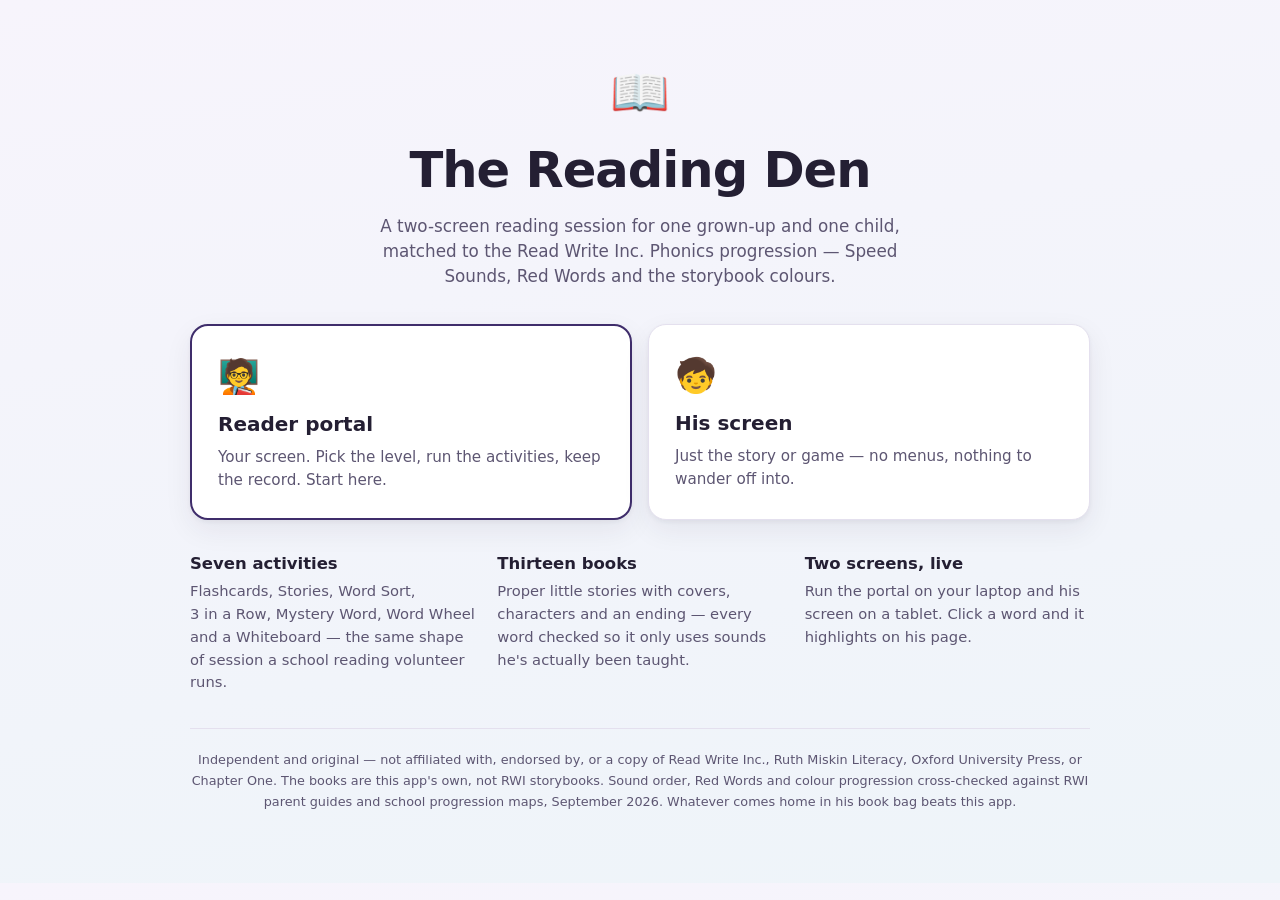
<file: index.html>
<!doctype html>
<html lang="en-GB">
<head>
<meta charset="utf-8"/>
<meta name="viewport" content="width=device-width, initial-scale=1"/>
<title>The Reading Den</title>
<link rel="icon" href="data:image/svg+xml,<svg xmlns=%22http://www.w3.org/2000/svg%22 viewBox=%220 0 100 100%22><text y=%22.9em%22 font-size=%2290%22>📖</text></svg>"/>
<link rel="stylesheet" href="assets/style.css"/>
</head>
<body class="landing">
<div class="land-wrap">
  <header class="land-head">
    <span class="brand-mark big" aria-hidden="true">📖</span>
    <h1>The Reading Den</h1>
    <p class="land-sub">A two-screen reading session for one grown-up and one child, matched to the Read Write Inc. Phonics progression — Speed Sounds, Red Words and the storybook colours.</p>
  </header>

  <div class="land-cards">
    <a class="land-card primary" href="coach.html">
      <span class="lc-icon">🧑‍🏫</span>
      <strong>Reader portal</strong>
      <span>Your screen. Pick the level, run the activities, keep the record. Start here.</span>
    </a>
    <a class="land-card" href="play.html">
      <span class="lc-icon">🧒</span>
      <strong>His screen</strong>
      <span>Just the story or game — no menus, nothing to wander off into.</span>
    </a>
  </div>

  <section class="land-grid">
    <div><h2>Seven activities</h2><p>Flashcards, Stories, Word Sort, 3&nbsp;in&nbsp;a&nbsp;Row, Mystery Word, Word Wheel and a Whiteboard — the same shape of session a school reading volunteer runs.</p></div>
    <div><h2>Thirteen books</h2><p>Proper little stories with covers, characters and an ending — every word checked so it only uses sounds he's actually been taught.</p></div>
    <div><h2>Two screens, live</h2><p>Run the portal on your laptop and his screen on a tablet. Click a word and it highlights on his page.</p></div>
  </section>

  <footer class="land-foot">
    Independent and original — not affiliated with, endorsed by, or a copy of Read Write Inc., Ruth Miskin Literacy, Oxford University Press, or Chapter&nbsp;One. The books are this app's own, not RWI storybooks.
    Sound order, Red Words and colour progression cross-checked against RWI parent guides and school progression maps, September 2026.
    Whatever comes home in his book bag beats this app.
  </footer>
</div>
</body>
</html>
</file>
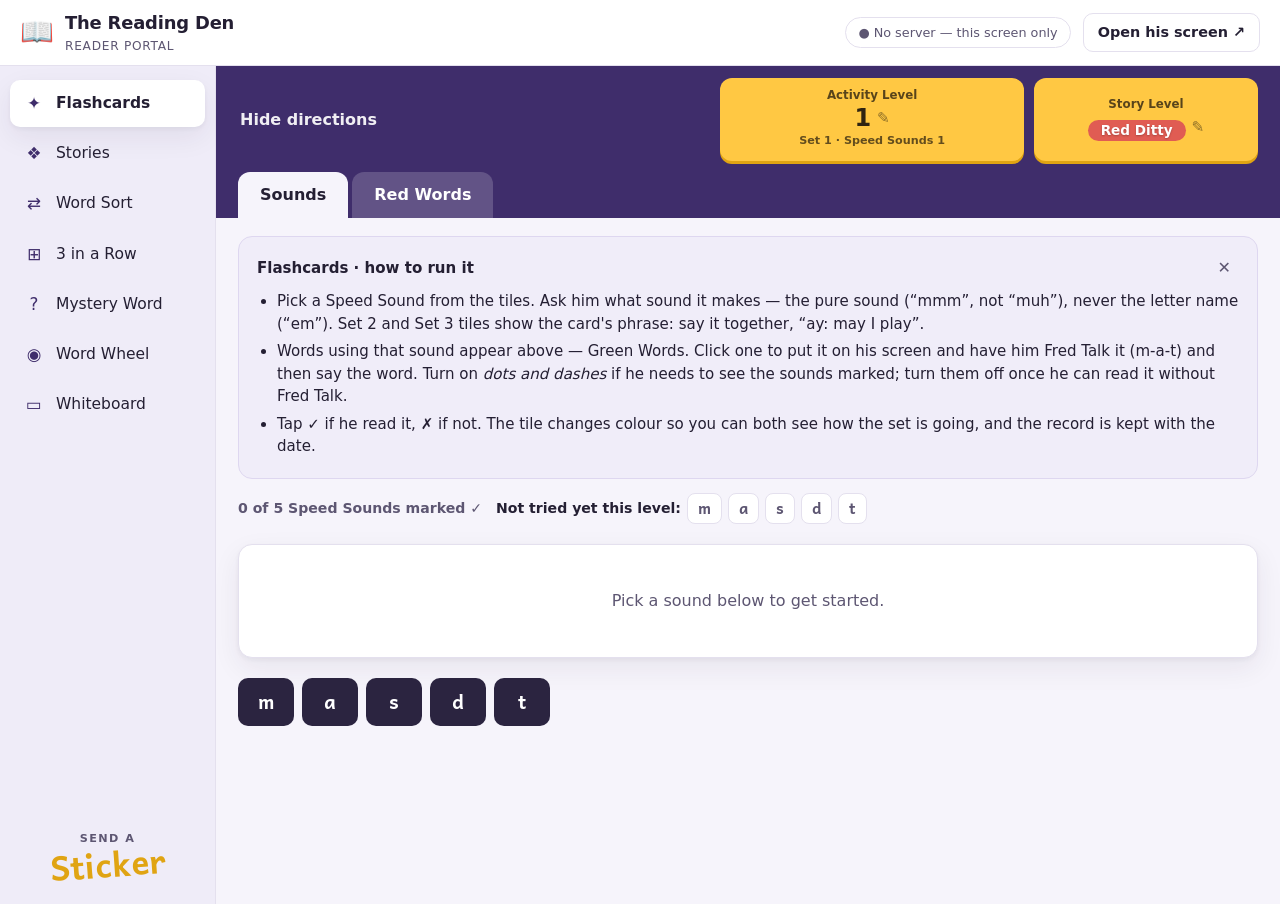
<file: coach.html>
<!doctype html>
<html lang="en-GB">
<head>
<meta charset="utf-8"/>
<meta name="viewport" content="width=device-width, initial-scale=1"/>
<title>Reader portal · The Reading Den</title>
<link rel="icon" href="data:image/svg+xml,<svg xmlns=%22http://www.w3.org/2000/svg%22 viewBox=%220 0 100 100%22><text y=%22.9em%22 font-size=%2290%22>📖</text></svg>"/>
<link rel="stylesheet" href="assets/style.css"/>
</head>
<body class="portal">

<header class="topbar">
  <a class="brand" href="index.html">
    <span class="brand-mark" aria-hidden="true">📖</span>
    <span><span class="brand-name">The Reading Den</span><span class="brand-sub">Reader portal</span></span>
  </a>
  <div class="topbar-right">
    <span class="syncpill" id="syncpill"></span>
    <a class="btn ghost small" href="play.html" target="_blank" rel="noopener">Open his screen ↗</a>
  </div>
</header>

<div class="shell">
  <div class="navwrap">
  <button class="menutoggle" id="menutoggle" aria-controls="sidebar" aria-expanded="false">
    <span class="mt-burger" aria-hidden="true"><span></span><span></span><span></span></span>
    <span class="mt-current" id="mt-current"></span>
    <span class="mt-hint" aria-hidden="true">Activities</span>
  </button>
  <nav class="sidebar" id="sidebar" aria-label="Activities"></nav>
  </div>

  <main class="main">
    <div class="levelbar">
      <div class="levelbar-links">
        <button class="linkbtn" id="directions-toggle">Directions</button>
      </div>
      <div class="levelchips">
        <button class="levelchip" id="chip-level">
          <span class="lc-label">Activity Level</span>
          <span class="lc-value" id="lc-level">1</span>
          <span class="lc-pencil" aria-hidden="true">✎</span>
          <span class="lc-sub" id="lc-level-sub"></span>
        </button>
        <button class="levelchip" id="chip-band">
          <span class="lc-label">Story Level</span>
          <span class="lc-value"><span class="bandtag" id="lc-band">Red Ditty</span></span>
          <span class="lc-pencil" aria-hidden="true">✎</span>
        </button>
      </div>
    </div>

    <div class="tabs" id="tabs"></div>
    <section class="directions" id="directions" hidden></section>
    <section class="practise" id="practise" hidden></section>
    <section class="stage" id="stage"></section>
  </main>
</div>

<div class="modal" id="modal" hidden><div class="modal-card" id="modal-card"></div></div>

<script src="assets/data/words.js"></script>
<script src="assets/data/phonics.js"></script>
<script src="assets/data/art.js"></script>
<script src="assets/data/stories.js"></script>
<script src="assets/core.js"></script>
<script src="assets/activities.js"></script>
<script src="assets/coach.js"></script>
</body>
</html>
</file>
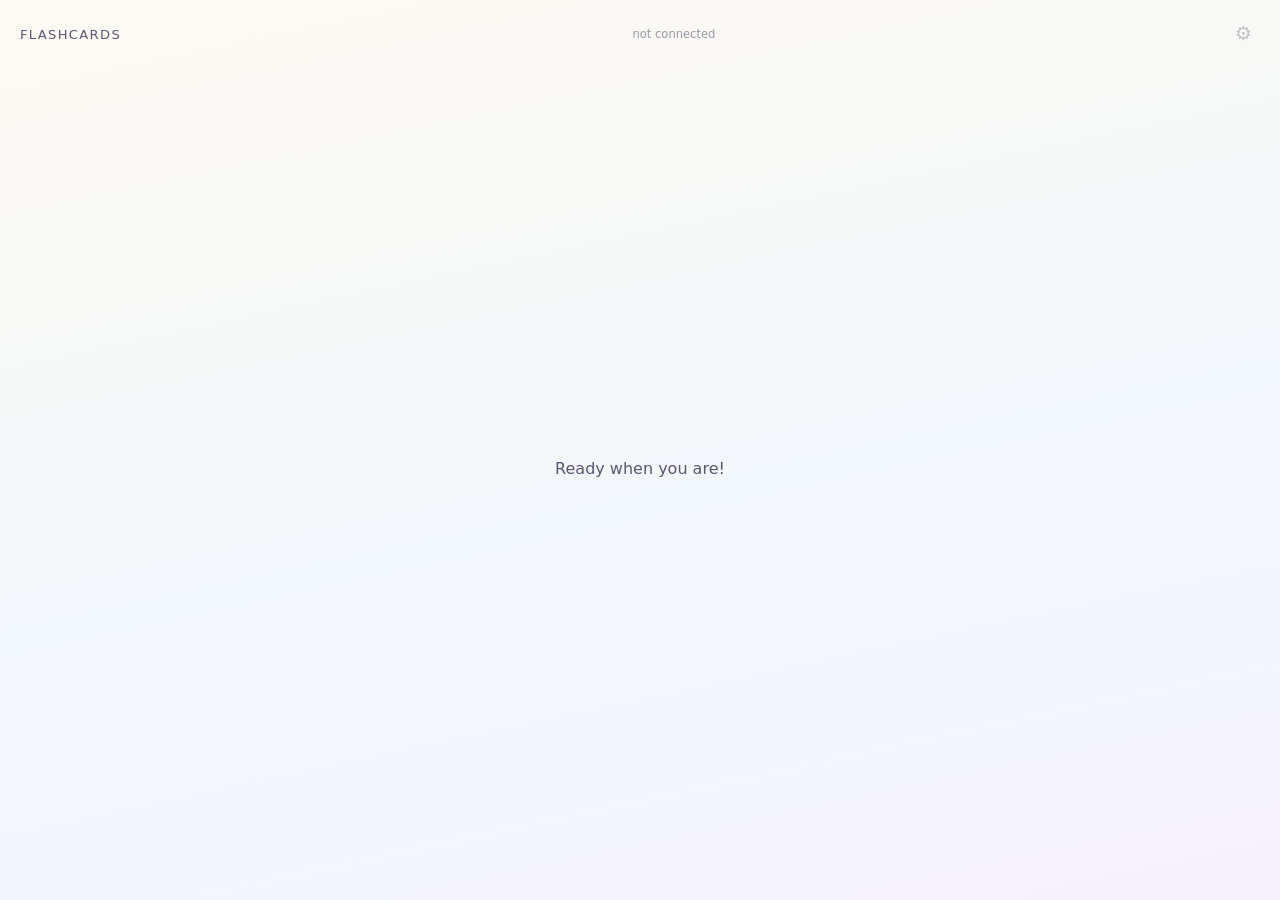
<file: play.html>
<!doctype html>
<html lang="en-GB">
<head>
<meta charset="utf-8"/>
<meta name="viewport" content="width=device-width, initial-scale=1"/>
<title>Reading time!</title>
<link rel="icon" href="data:image/svg+xml,<svg xmlns=%22http://www.w3.org/2000/svg%22 viewBox=%220 0 100 100%22><text y=%22.9em%22 font-size=%2290%22>📖</text></svg>"/>
<link rel="stylesheet" href="assets/style.css"/>
</head>
<body class="student">
  <div class="stu-bar">
    <span class="stu-activity" id="stu-activity"></span>
    <span class="stu-pill" id="stu-sync"></span>
    <button class="stu-exit" id="stu-exit" title="Grown-ups only">⚙</button>
  </div>
  <main class="stu-stage" id="stage"></main>
  <div class="stickerpop" id="stickerpop" hidden></div>

  <script src="assets/data/words.js"></script>
<script src="assets/data/phonics.js"></script>
  <script src="assets/data/art.js"></script>
  <script src="assets/data/stories.js"></script>
  <script src="assets/core.js"></script>
  <script src="assets/activities.js"></script>
  <script src="assets/play.js"></script>
</body>
</html>
</file>
<file: assets/style.css>
/* ============================================================
   The Reading Den
   Two typefaces, on purpose:
   - Andika (SIL, self-hosted in assets/fonts) for everything the CHILD
     reads. It's designed for early literacy: single-storey 'a' and 'g',
     unambiguous l/I/1, generous spacing — the letterforms he's being
     taught to write, rather than the ones a typeface designer prefers.
   - The system UI sans for interface chrome, so the grown-up's screen
     looks like software and not a nursery wall.
   ============================================================ */

@font-face {
  font-family: "Andika";
  src: url("fonts/andika-400.woff2") format("woff2");
  font-weight: 400; font-style: normal; font-display: swap;
}
@font-face {
  font-family: "Andika";
  src: url("fonts/andika-700.woff2") format("woff2");
  font-weight: 700; font-style: normal; font-display: swap;
}

:root {
  --ink: #241f33;
  --ink-soft: #5d5672;
  --line: #e4e0ee;
  --bg: #f6f4fb;
  --card: #ffffff;

  --plum: #3f2d6b;
  --plum-lift: #55407f;
  --amber: #ffc843;
  --amber-deep: #e0a413;

  --good: #3f9161;
  --good-soft: #e4f3ea;
  --bad: #cf4b45;
  --bad-soft: #fbe8e7;
  --red-word: #c0322c;   /* Red Words, as RWI prints them */
  --focus: #6c4fd6;

  --radius: 14px;
  --shadow: 0 2px 4px rgba(36, 31, 51, .05), 0 10px 28px rgba(36, 31, 51, .07);

  --ui: system-ui, -apple-system, "Segoe UI", Roboto, "Helvetica Neue", Arial, sans-serif;
  --read: "Andika", system-ui, sans-serif;
  color-scheme: light;
}

* { box-sizing: border-box; }

body {
  margin: 0;
  background: var(--bg);
  color: var(--ink);
  font-family: var(--ui);
  font-size: 16px;
  line-height: 1.5;
  -webkit-text-size-adjust: 100%;
}

button, input { font: inherit; color: inherit; }
h1, h2, h3 { line-height: 1.25; margin: 0; }
a { color: inherit; }

:focus-visible { outline: 3px solid var(--focus); outline-offset: 2px; border-radius: 6px; }

/* ---------------------------- buttons ---------------------------- */

.btn {
  border: none; cursor: pointer; font-weight: 600;
  background: var(--plum); color: #fff;
  padding: 11px 20px; border-radius: 10px; min-height: 44px;
  display: inline-flex; align-items: center; gap: 8px;
  text-decoration: none; transition: background .15s, transform .05s;
}
.btn:hover { background: var(--plum-lift); }
.btn:active { transform: translateY(1px); }
.btn:disabled { opacity: .4; cursor: not-allowed; }
.btn.ghost { background: #fff; color: var(--ink); border: 1.5px solid var(--line); }
.btn.ghost:hover { background: #faf9fe; border-color: #cfc8e2; }
.btn.small { padding: 8px 14px; min-height: 38px; font-size: .9rem; }
.btn.done { background: var(--good); }

.linkbtn {
  background: none; border: none; color: #fff; cursor: pointer;
  font-weight: 600; padding: 6px 2px; opacity: .92;
}
.linkbtn:hover { opacity: 1; text-decoration: underline; }

/* ---------------------------- topbar ---------------------------- */

.topbar {
  background: #fff; border-bottom: 1px solid var(--line);
  display: flex; align-items: center; justify-content: space-between;
  gap: 16px; padding: 10px 20px; flex-wrap: wrap;
}
.brand { display: flex; align-items: center; gap: 11px; text-decoration: none; }
.brand-mark { font-size: 1.7rem; }
.brand-mark.big { font-size: 3rem; }
.brand-name { display: block; font-weight: 700; font-size: 1.12rem; letter-spacing: -.01em; }
.brand-sub { display: block; font-size: .76rem; color: var(--ink-soft); letter-spacing: .06em; text-transform: uppercase; }
.topbar-right { display: flex; align-items: center; gap: 12px; }

.syncpill {
  font-size: .8rem; color: var(--ink-soft);
  border: 1px solid var(--line); border-radius: 999px; padding: 5px 12px; white-space: nowrap;
}
.syncpill.on { color: var(--good); border-color: #bfe3cd; background: var(--good-soft); }

/* ---------------------------- shell ---------------------------- */

.shell { display: grid; grid-template-columns: 216px 1fr; min-height: calc(100vh - 62px); position: relative; }
.navwrap { display: contents; } /* desktop: the sidebar is the grid's first column */
.menutoggle { display: none; }

.sidebar {
  background: #efecf8; border-right: 1px solid var(--line);
  padding: 14px 10px; display: flex; flex-direction: column; gap: 3px;
}
.navitem {
  display: flex; align-items: center; gap: 11px; width: 100%;
  background: none; border: none; cursor: pointer; text-align: left;
  padding: 11px 13px; border-radius: 10px; font-size: .97rem; color: var(--ink);
}
.navitem:hover { background: #e4dff4; }
.navitem.active { background: #fff; font-weight: 700; box-shadow: var(--shadow); }
.navicon { width: 22px; text-align: center; color: var(--plum); font-size: 1.05rem; }

.stickerbtn {
  margin-top: auto; background: none; border: none; cursor: pointer;
  padding: 18px 8px 10px; text-align: center; line-height: 1;
}
.sticker-top { display: block; font-size: .7rem; font-weight: 700; letter-spacing: .13em; color: var(--ink-soft); }
.sticker-word {
  display: block; font-size: 2.1rem; font-weight: 700; color: var(--amber-deep);
  font-family: var(--read); transform: rotate(-4deg); margin-top: 2px;
}
.stickerbtn:hover .sticker-word { color: #c78f08; }

.main { padding: 0 0 60px; min-width: 0; }

/* ------------------------- level bar ------------------------- */

.levelbar {
  background: var(--plum); color: #fff; padding: 12px 22px;
  display: flex; align-items: center; justify-content: space-between; gap: 16px; flex-wrap: wrap;
}
.levelbar-links { display: flex; gap: 18px; }
.levelchips { display: flex; gap: 10px; align-items: stretch; }
.levelchip {
  background: var(--amber); border: none; border-radius: 12px; cursor: pointer;
  padding: 9px 16px 11px; text-align: center; color: #2f2411; min-width: 118px;
  display: flex; flex-wrap: wrap; justify-content: center; align-items: center; align-content: center;
  box-shadow: 0 3px 0 var(--amber-deep);
}
.levelchip:hover { background: #ffd158; }
.lc-label { display: block; flex-basis: 100%; font-size: .74rem; font-weight: 600; opacity: .8; }
.lc-value { display: inline-block; font-size: 1.5rem; font-weight: 700; line-height: 1.1; }
.lc-pencil { margin-left: 6px; opacity: .55; font-size: .95rem; }
.bandtag {
  display: inline-block; font-size: .85rem; font-weight: 700; color: #fff;
  padding: 3px 13px; border-radius: 999px; text-shadow: 0 1px 2px rgba(0,0,0,.25);
}

/* ---------------------------- tabs ---------------------------- */

.tabs { display: flex; gap: 4px; padding: 0 22px; margin-top: -1px; background: var(--plum); }
.tab {
  background: rgba(255,255,255,.18); border: none; cursor: pointer; color: #fff;
  padding: 11px 22px; border-radius: 12px 12px 0 0; font-weight: 600;
}
.tab:hover { background: rgba(255,255,255,.28); }
.tab.active { background: var(--bg); color: var(--ink); }

/* ------------------------- directions ------------------------- */

.directions {
  margin: 18px 22px 0; background: #f0edf9; border: 1px solid #ded7f0;
  border-radius: var(--radius); padding: 15px 18px; font-size: .94rem;
}
.dir-head { display: flex; justify-content: space-between; align-items: center; margin-bottom: 6px; }
.dir-close {
  background: none; border: none; cursor: pointer; color: var(--ink-soft);
  font-size: 1rem; padding: 4px 8px; border-radius: 6px;
}
.dir-close:hover { background: #e2dbf3; }
.directions ul { margin: 0; padding-left: 20px; }
.directions li { margin: 5px 0; }

/* ---------------------------- stage ---------------------------- */

.stage { padding: 20px 22px 0; }
.hint { color: var(--ink-soft); font-size: .9rem; margin: 12px 0 0; }
.empty { color: var(--ink-soft); text-align: center; padding: 26px 10px; margin: 0; }
.rowbtns { display: flex; gap: 10px; flex-wrap: wrap; margin-top: 16px; }

.panel {
  background: var(--card); border: 1px solid var(--line); border-radius: var(--radius);
  box-shadow: var(--shadow); padding: 18px; margin-bottom: 20px;
}
.panel-head { display: flex; align-items: baseline; justify-content: space-between; gap: 14px; flex-wrap: wrap; }
.panel-sound { font-family: var(--read); font-size: 2.6rem; font-weight: 700; line-height: 1; }
.panel-hint { color: var(--ink-soft); font-size: .88rem; }
.panel-big { margin: 6px 0 14px; }

.bigword {
  font-family: var(--read); font-weight: 700; text-align: center;
  font-size: clamp(2.6rem, 9vw, 5rem); letter-spacing: .01em; line-height: 1.15;
}
.bigword.grapheme { font-size: clamp(4rem, 18vw, 10rem); color: var(--plum); }

.chips { display: flex; flex-wrap: wrap; gap: 9px; margin: 14px 0; }
.chip {
  font-family: var(--read); font-size: 1.25rem; font-weight: 700;
  background: #f3f1fa; border: 2px solid transparent; border-radius: 10px;
  padding: 8px 18px; cursor: pointer;
}
.chip:hover { border-color: #cfc6ea; }
.chip.active { background: var(--plum); color: #fff; }

/* tiles (sounds / tricky words) */
.tilewrap { display: flex; flex-wrap: wrap; gap: 8px; }
.tile {
  font-family: var(--read); font-size: 1.2rem; font-weight: 700;
  background: #2b2440; color: #fff; border: 3px solid transparent;
  border-radius: 10px; padding: 10px 16px; cursor: pointer; min-width: 56px;
  display: inline-flex; align-items: center; gap: 7px; justify-content: center;
}
.tile:hover { background: #3b3256; }
.tile.active { border-color: var(--amber); }
.tile.v-yes { background: var(--good); }
.tile.v-no { background: var(--bad); }
.tile-num { font-family: var(--ui); font-size: .72rem; opacity: .6; font-weight: 600; }

.assess { display: flex; flex-direction: column; gap: 8px; max-width: 430px; margin: 16px 0 0; }
.assess button {
  border: 2px solid transparent; cursor: pointer; border-radius: 10px;
  padding: 11px 16px; font-weight: 600; text-align: left; min-height: 46px;
}
.assess-yes { background: var(--good-soft); color: #1f5c3b; }
.assess-yes:hover { border-color: #9ed3b4; }
.assess-yes.on { background: var(--good); color: #fff; }
.assess-no { background: var(--bad-soft); color: #8c2b27; }
.assess-no:hover { border-color: #ecaca8; }
.assess-no.on { background: var(--bad); color: #fff; }

.secretpeek {
  margin: 16px 0 0; text-align: center; color: var(--ink-soft); font-size: .95rem;
  background: #fff8e4; border: 1px dashed var(--amber-deep); border-radius: 10px; padding: 9px 14px;
}
.secretpeek strong { font-family: var(--read); font-size: 1.35rem; color: var(--ink); }
.secretpeek-note { font-size: .82rem; opacity: .75; }

.syncpill.warn { color: #9a6b00; border-color: #f0d68a; background: #fff6dc; }
.lc-sub { display: block; flex-basis: 100%; font-size: .7rem; opacity: .75; margin-top: 2px; font-weight: 600; }
.panel-note { display: block; font-family: var(--ui); font-size: .78rem; color: var(--ink-soft); font-weight: 500; margin-top: 2px; }
.tile-sub { display: block; font-family: var(--ui); font-size: .62rem; opacity: .7; font-weight: 500; }
.tile { flex-direction: column; gap: 1px; line-height: 1.15; }
.assess-when { font-size: .8rem; color: var(--ink-soft); padding: 2px 4px; }

/* sound buttons */
.sbtns { display: inline-flex; gap: 6px; align-items: flex-end; flex-wrap: wrap; justify-content: center; font-family: var(--read); }
/* Dots and dashes, the way RWI's Green Word cards mark sounds: a dot under
 * a one-letter sound, a dash under a Special Friend, a dashed pair for a
 * split vowel like a-e. */
.sb { position: relative; font-weight: 700; font-size: 1.5rem; padding: 2px 8px 16px; line-height: 1.1; color: var(--ink); }
.sb::after { content: ""; position: absolute; left: 50%; bottom: 3px; transform: translateX(-50%); width: 9px; height: 9px; border-radius: 50%; background: var(--plum); }
.sb.multi::after { width: calc(100% - 14px); height: 5px; border-radius: 3px; }
.sb.split { color: var(--bad); }
.sb.split::after { width: calc(100% - 10px); height: 0; border-radius: 0; background: none; border-bottom: 4px dashed var(--bad); }
.sb.plain::after { display: none; }
.sbtns.big .sb { font-size: clamp(1.6rem, 5vw, 3rem); padding: 4px 14px 24px; }
.sbtns.big .sb::after { width: 14px; height: 14px; bottom: 5px; }
.sbtns.big .sb.multi::after { width: calc(100% - 22px); height: 7px; }
.sbtns.big .sb.split::after { width: calc(100% - 16px); height: 0; border-bottom-width: 6px; }
.sbrow { display: flex; align-items: center; justify-content: space-between; gap: 16px; flex-wrap: wrap; margin: 4px 0 6px; }
.toggle { display: inline-flex; align-items: center; gap: 8px; font-size: .9rem; color: var(--ink-soft); cursor: pointer; }
.toggle input { width: 18px; height: 18px; accent-color: var(--plum); }

/* tricky parts */
.bigword.tp .tp-ok { color: var(--ink); }
.bigword.tp .tp-hard { color: var(--red-word); text-decoration: underline; text-decoration-thickness: 5px; text-underline-offset: 8px; }
.tp-note { text-align: center; color: var(--ink-soft); margin: 0 0 8px; }
.tp-note strong { color: var(--red-word); }

/* practise-next strip */
.practise { margin: 14px 22px 0; display: flex; flex-wrap: wrap; align-items: center; gap: 8px 14px; font-size: .88rem; color: var(--ink-soft); }
.pr-label { font-weight: 600; }
.pr-group { display: inline-flex; align-items: center; gap: 6px; flex-wrap: wrap; }
.pr-title { font-weight: 600; color: var(--ink); }
.pr-chip { font-family: var(--read); font-weight: 700; background: #fff; border: 1.5px solid var(--line); border-radius: 8px; padding: 3px 10px; cursor: pointer; font-size: .95rem; }
.pr-chip:hover { border-color: var(--plum); }

/* three reads */
.reads { display: grid; grid-template-columns: repeat(auto-fit, minmax(200px, 1fr)); gap: 10px; margin-top: 16px; }
.readtog { display: flex; align-items: center; gap: 10px; text-align: left; background: #fff; border: 2px solid var(--line); border-radius: 12px; padding: 10px 14px; cursor: pointer; }
.readtog:hover { border-color: #cfc6ea; }
.readtog.on { border-color: var(--good); background: var(--good-soft); }
.readtog-tick { flex: none; width: 26px; height: 26px; border-radius: 50%; border: 2px solid var(--line); display: flex; align-items: center; justify-content: center; font-weight: 700; color: #fff; }
.readtog.on .readtog-tick { background: var(--good); border-color: var(--good); }
.readtog small { color: var(--ink-soft); font-weight: 500; }
.card-meta { display: flex; gap: 8px; flex-wrap: wrap; align-items: center; margin-top: 4px; }
.card-level { font-size: .75rem; font-weight: 600; color: var(--plum); background: #f0edf9; border-radius: 999px; padding: 2px 9px; }
.card-level.above { color: #9a6b00; background: #fff6dc; }

/* level picker groups */
.levelgroup { font-size: .78rem; letter-spacing: .1em; text-transform: uppercase; color: var(--ink-soft); font-weight: 700; margin: 10px 0 -2px; }
.lo-tricky { font-size: .82rem; color: var(--red-word); }

/* student pill */
.stu-pill { font-size: .72rem; color: var(--ink-soft); opacity: .6; }
.stu-pill.on { color: var(--good); }
.stu-pill.warn { color: #9a6b00; }
.wheelword-main { font-family: var(--read); font-size: clamp(2.6rem, 9vw, 4.6rem); font-weight: 700; text-align: center; }
.wheelword { display: flex; flex-direction: column; align-items: center; gap: 10px; }

/* ---------------------------- stories ---------------------------- */

.story-grid { display: grid; grid-template-columns: repeat(auto-fill, minmax(190px, 1fr)); gap: 16px; }
.story-card {
  margin: 0; background: var(--card); border: 1px solid var(--line);
  border-radius: var(--radius); overflow: hidden; box-shadow: var(--shadow);
  transition: transform .12s, box-shadow .12s;
}
.story-card.clickable { cursor: pointer; }
.story-card.clickable:hover { transform: translateY(-3px); box-shadow: 0 6px 10px rgba(36,31,51,.08), 0 16px 34px rgba(36,31,51,.1); }
.story-cover svg { display: block; width: 100%; height: auto; }
.story-card figcaption { padding: 11px 13px 14px; display: flex; flex-direction: column; gap: 3px; }
.story-card strong { font-family: var(--read); font-size: 1.05rem; }
.story-blurb { font-size: .84rem; color: var(--ink-soft); line-height: 1.4; }
.read-flag { font-size: .78rem; color: var(--good); font-weight: 600; }

.spread {
  display: grid; grid-template-columns: 1fr 1fr; gap: 0;
  background: var(--card); border: 1px solid var(--line); border-radius: var(--radius);
  overflow: hidden; box-shadow: var(--shadow);
}
.spread-pic { background: #eef4f8; }
.spread-pic svg { display: block; width: 100%; height: 100%; }
.spread-text {
  padding: 30px 28px; display: flex; flex-direction: column; justify-content: center;
  border-left: 1px solid var(--line);
}
.story-title { font-family: var(--read); font-size: clamp(1.6rem, 3.4vw, 2.5rem); }
.story-band { color: var(--ink-soft); font-size: .9rem; margin: 8px 0 0; }
.story-text { font-family: var(--read); font-size: clamp(1.3rem, 2.6vw, 2rem); line-height: 1.65; margin: 0; }
.w { border-radius: 5px; padding: 0 2px; }
.w.clickable { cursor: pointer; }
.w.clickable:hover { background: #f0edf9; }
.w.tricky { color: var(--red-word); font-weight: 700; }
.w.hl { background: var(--amber); }

.pager { display: flex; align-items: center; justify-content: center; gap: 18px; margin-top: 16px; }
.pagecount { color: var(--ink-soft); font-size: .92rem; text-align: center; margin: 12px 0 0; }

/* ---------------------------- word sort ---------------------------- */

.sortwords {
  display: grid; grid-template-columns: repeat(auto-fit, minmax(150px, 1fr));
  gap: 10px 22px; margin-bottom: 22px;
}
.sortword { font-family: var(--read); font-size: 1.7rem; font-weight: 700; display: flex; gap: 10px; align-items: baseline; }
.sortword.placed { opacity: .45; text-decoration: line-through; }
.sw-num { font-family: var(--ui); font-size: .9rem; color: var(--ink-soft); font-weight: 600; }

.bins { display: grid; grid-template-columns: repeat(auto-fit, minmax(140px, 1fr)); gap: 12px; }
.bin { border-radius: var(--radius); overflow: hidden; border: 2px solid var(--bin); background: #fff; }
.bin-head {
  background: var(--bin); color: #fff; font-family: var(--read); font-weight: 700;
  font-size: 1.4rem; text-align: center; padding: 8px; line-height: 1.1;
}
.bin-head small { display: block; font-family: var(--ui); font-size: .7rem; font-weight: 500; opacity: .9; }
.bin-body { min-height: 92px; padding: 10px; display: flex; flex-wrap: wrap; gap: 7px; align-content: flex-start; }
.bin-chip {
  font-family: var(--read); font-weight: 700; font-size: 1.05rem;
  background: #f3f1fa; border: none; border-radius: 8px; padding: 6px 12px; cursor: pointer;
}
.bin-chip:hover { background: #e6e1f5; }

.sortpick { margin-top: 22px; }
.sortpick-row { display: flex; align-items: center; gap: 8px; flex-wrap: wrap; width: 100%; margin-bottom: 7px; }
.sp-word { font-family: var(--read); font-weight: 700; font-size: 1.2rem; min-width: 110px; }
.sp-bin {
  background: #fff; border: 2px solid var(--bin); color: var(--bin);
  font-family: var(--read); font-weight: 700; border-radius: 8px; padding: 6px 15px; cursor: pointer;
}
.sp-bin:hover { background: var(--bin); color: #fff; }
.sp-bin.correct { box-shadow: 0 0 0 3px var(--good-soft); }
.answerkey { font-size: .82rem; color: var(--ink-soft); margin: 6px 0 0; }

.done-banner {
  margin-top: 18px; background: #f0edf9; border: 1px solid #ded7f0;
  border-radius: var(--radius); padding: 14px 18px; font-weight: 600; text-align: center;
}
.done-banner.win { background: var(--good-soft); border-color: #bfe3cd; color: #1f5c3b; }

/* ---------------------------- 3 in a row ---------------------------- */

/* A definite width, not max-width. As a flex item with `margin: 0 auto`,
 * max-width alone lets the grid shrink-wrap to its content instead of
 * filling up to the cap — which made the board render small and off-centre
 * on the child's screen. */
.tirgrid {
  display: grid; grid-template-columns: repeat(3, 1fr); gap: 10px;
  width: min(540px, 100%); margin-inline: auto;
}
.tircell {
  position: relative; aspect-ratio: 1.25; border: none; border-radius: var(--radius);
  background: #a9c8f0; color: #17325c; cursor: pointer;
  display: flex; align-items: center; justify-content: center;
  font-family: var(--read); font-size: clamp(1.2rem, 3.4vw, 1.9rem); font-weight: 700;
}
.tircell:hover { background: #97bcec; }
.tircell:disabled { cursor: default; }
.tir-num { position: absolute; top: 7px; left: 11px; font-family: var(--ui); font-size: .8rem; opacity: .55; font-weight: 600; }
.tir-mark { position: absolute; inset: 0; display: flex; align-items: center; justify-content: center; font-size: 4.6rem; }
.tircell.m-x .tir-mark { color: #d94a44; }
.tircell.m-o .tir-mark { color: #2f6fd0; }
.tircell.m-x .tir-word, .tircell.m-o .tir-word { opacity: .14; }
.tircell.win { background: var(--amber); }

/* ---------------------------- mystery word ---------------------------- */

.mystery-slots { display: flex; gap: 12px; justify-content: center; flex-wrap: wrap; margin: 10px 0 20px; }
.slot {
  font-family: var(--read); font-size: clamp(2.2rem, 8vw, 4rem); font-weight: 700;
  width: clamp(44px, 11vw, 74px); text-align: center; border-bottom: 6px solid var(--plum);
  line-height: 1.15; color: var(--plum);
}
.stars { display: flex; gap: 8px; justify-content: center; font-size: 2.2rem; }
.star { color: var(--amber); }
.star.gone { color: var(--line); }
.wrongletters { text-align: center; color: var(--bad); font-weight: 600; margin: 12px 0 0; }

.alphabet { display: flex; flex-wrap: wrap; gap: 7px; justify-content: center; margin-top: 20px; }
.letter {
  font-family: var(--read); font-size: 1.2rem; font-weight: 700; width: 46px; height: 46px;
  border-radius: 10px; border: none; background: #ece8f7; cursor: pointer; color: var(--ink);
}
.letter:hover { background: #ded7f0; }
.letter.hit { background: var(--good); color: #fff; }
.letter.miss { background: var(--line); color: #948ca8; text-decoration: line-through; }
.letter:disabled { cursor: default; }

/* ---------------------------- word wheel ---------------------------- */

.wheelwrap { display: flex; align-items: center; justify-content: center; gap: 30px; flex-wrap: wrap; }
.wheel { width: min(330px, 74vw); }
.wheel svg { display: block; width: 100%; height: auto; font-family: var(--read); }
.wheelword { font-family: var(--read); font-size: clamp(2.6rem, 9vw, 4.6rem); font-weight: 700; }
.onsetpart { color: var(--bad); }
.rimepart { color: var(--plum); }

/* ---------------------------- whiteboard ---------------------------- */

.wbboard {
  position: relative; height: min(420px, 54vh); background: #fff;
  border: 2px dashed #d6cff0; border-radius: var(--radius); overflow: hidden;
}
.wbtile {
  position: absolute; font-family: var(--read); font-size: 1.9rem; font-weight: 700;
  background: var(--amber); color: #2f2411; padding: 7px 16px; border-radius: 10px;
  box-shadow: 0 2px 6px rgba(0,0,0,.13); user-select: none; white-space: nowrap;
}
.wbtile.draggable { cursor: grab; touch-action: none; }
.wbtile.draggable:active { cursor: grabbing; }
.wbctrl { display: flex; gap: 10px; margin-top: 14px; flex-wrap: wrap; }
.wbinput {
  flex: 1 1 220px; min-width: 160px; padding: 11px 15px; border-radius: 10px;
  border: 1.5px solid var(--line); font-family: var(--read); font-size: 1.1rem;
}
.wbinput:focus { outline: none; border-color: var(--focus); }

/* ---------------------------- modal ---------------------------- */

.modal {
  position: fixed; inset: 0; background: rgba(36, 31, 51, .55);
  display: flex; align-items: center; justify-content: center; padding: 20px; z-index: 40;
}
.modal[hidden] { display: none; }
.modal-card {
  background: var(--card); border-radius: 18px; padding: 22px; width: min(600px, 100%);
  max-height: 86vh; overflow: auto; box-shadow: 0 20px 60px rgba(0,0,0,.3);
}
.modal-head { display: flex; justify-content: space-between; align-items: center; margin-bottom: 14px; }
.modal-note { font-size: .86rem; color: var(--ink-soft); margin: 16px 0 0; line-height: 1.55; }

.levelopts { display: flex; flex-direction: column; gap: 9px; }
.levelopt {
  display: flex; gap: 14px; align-items: flex-start; text-align: left; cursor: pointer;
  background: #faf9fe; border: 2px solid var(--line); border-radius: 12px; padding: 13px 15px;
}
.levelopt:hover { border-color: #cfc6ea; }
.levelopt.active { border-color: var(--plum); background: #f2effb; }
.levelopt > span:last-child { display: flex; flex-direction: column; gap: 3px; }
.lo-n {
  flex: none; width: 34px; height: 34px; border-radius: 50%; background: var(--plum); color: #fff;
  display: flex; align-items: center; justify-content: center; font-weight: 700;
}
.lo-band { flex: none; width: 34px; height: 34px; border-radius: 50%; }
.lo-blurb { font-size: .87rem; color: var(--ink-soft); line-height: 1.45; }
.lo-sounds { font-family: var(--read); font-size: .95rem; color: var(--plum); margin-top: 2px; }

.stickergrid { display: grid; grid-template-columns: repeat(5, 1fr); gap: 10px; }
.stickeropt {
  font-size: 2.4rem; background: #faf9fe; border: 2px solid var(--line);
  border-radius: 12px; padding: 12px 0; cursor: pointer;
}
.stickeropt:hover { border-color: var(--amber); background: #fffaec; }

/* ======================== student screen ======================== */

body.student {
  background: linear-gradient(168deg, #fdfaf3 0%, #f2f7fb 55%, #f6f2fb 100%);
  min-height: 100vh; display: flex; flex-direction: column;
}
.stu-bar { display: flex; justify-content: space-between; align-items: center; padding: 12px 20px; }
.stu-activity { font-size: .82rem; letter-spacing: .1em; text-transform: uppercase; color: var(--ink-soft); }
.stu-exit { background: none; border: none; font-size: 1.2rem; opacity: .25; cursor: pointer; padding: 8px; }
.stu-exit:hover { opacity: .6; }
.stu-stage {
  flex: 1; display: flex; flex-direction: column; justify-content: center;
  padding: 10px clamp(14px, 4vw, 46px) 40px; max-width: 1180px; width: 100%; margin: 0 auto;
}
.stu-stage .bigword { font-size: clamp(3.4rem, 20vw, 12rem); }
.stu-stage .bigword.grapheme { color: var(--plum); }
.stu-stage .spread-text { padding: clamp(18px, 4vw, 44px); }
.stu-stage .story-text { font-size: clamp(1.5rem, 3.6vw, 2.6rem); }
.stu-prompt { text-align: center; font-family: var(--read); font-size: 1.5rem; margin: 0 0 18px; }
.stu-stage .tircell { font-size: clamp(1.3rem, 4vw, 2.2rem); }
.stu-stage .sortword { font-size: clamp(1.5rem, 4vw, 2.2rem); }

.stickerpop {
  position: fixed; inset: 0; display: flex; align-items: center; justify-content: center;
  font-size: clamp(8rem, 34vw, 20rem); pointer-events: none; z-index: 60;
}
.stickerpop.go { animation: pop 3.2s ease-out forwards; }
@keyframes pop {
  0%   { transform: scale(.2) rotate(-18deg); opacity: 0; }
  18%  { transform: scale(1.12) rotate(6deg); opacity: 1; }
  30%  { transform: scale(1) rotate(0deg); }
  78%  { transform: scale(1) rotate(0deg); opacity: 1; }
  100% { transform: scale(1.25) rotate(4deg); opacity: 0; }
}

/* ========================== landing ========================== */

body.landing { background: linear-gradient(170deg, #f7f4fc, #eef4f9); }
.land-wrap { max-width: 940px; margin: 0 auto; padding: 56px 20px 70px; }
.land-head { text-align: center; margin-bottom: 34px; }
.land-head h1 { font-size: clamp(2.1rem, 6vw, 3.1rem); margin: 12px 0 0; letter-spacing: -.02em; }
.land-sub { color: var(--ink-soft); max-width: 560px; margin: 12px auto 0; font-size: 1.05rem; }

.land-cards { display: grid; grid-template-columns: 1fr 1fr; gap: 16px; margin-bottom: 34px; }
.land-card {
  background: var(--card); border: 1px solid var(--line); border-radius: 18px;
  padding: 26px; text-decoration: none; box-shadow: var(--shadow);
  display: flex; flex-direction: column; gap: 7px; transition: transform .12s;
}
.land-card:hover { transform: translateY(-3px); }
.land-card.primary { border-color: var(--plum); border-width: 2px; }
.land-card .lc-icon { font-size: 2.1rem; }
.land-card strong { font-size: 1.25rem; }
.land-card span:last-child { color: var(--ink-soft); font-size: .95rem; line-height: 1.5; }

.land-grid { display: grid; grid-template-columns: repeat(3, 1fr); gap: 22px; margin-bottom: 34px; }
.land-grid h2 { font-size: 1.03rem; margin-bottom: 6px; }
.land-grid p { color: var(--ink-soft); font-size: .92rem; margin: 0; line-height: 1.55; }
.land-foot { color: var(--ink-soft); font-size: .8rem; line-height: 1.65; text-align: center; border-top: 1px solid var(--line); padding-top: 20px; }

/* ========================== responsive ========================== */

/* The activity menu: phones, small tablets, and any touch screen up to
 * 1180px wide, which covers foldables' inner screens in both
 * orientations. A narrow desktop window keeps the sidebar down to 860px.
 * Keep in step with MENU_QUERY in assets/coach.js. */
@media (max-width: 860px), (max-width: 1180px) and (pointer: coarse) {
  .shell { grid-template-columns: 1fr; grid-template-rows: auto 1fr; }
  .navwrap { display: block; position: relative; z-index: 40; }
  /* The sidebar becomes a menu: a bar showing the current activity, and
     the full list dropping down over the page when it's tapped. */
  .menutoggle {
    display: flex; align-items: center; gap: 12px; width: 100%;
    background: #efecf8; border: none; border-bottom: 1px solid var(--line);
    padding: 12px 16px; cursor: pointer; font-size: 1rem; font-weight: 700; color: var(--ink); text-align: left;
  }
  .mt-burger { display: inline-flex; flex-direction: column; justify-content: center; gap: 4px; width: 22px; height: 22px; }
  .mt-burger span { display: block; height: 2.5px; border-radius: 2px; background: var(--plum); transition: transform .18s, opacity .18s; }
  .menu-open .mt-burger span:nth-child(1) { transform: translateY(6.5px) rotate(45deg); }
  .menu-open .mt-burger span:nth-child(2) { opacity: 0; }
  .menu-open .mt-burger span:nth-child(3) { transform: translateY(-6.5px) rotate(-45deg); }
  .mt-current { display: flex; align-items: center; gap: 10px; flex: 1; }
  .mt-hint { font-size: .8rem; font-weight: 600; color: var(--ink-soft); }
  .sidebar {
    display: none; position: absolute; top: 100%; left: 0; right: 0;
    border-right: none; border-bottom: 1px solid var(--line); padding: 8px 10px 10px;
    box-shadow: 0 14px 30px rgba(36, 31, 51, .18);
  }
  .menu-open .sidebar { display: flex; }
  .navitem { padding: 13px 14px; font-size: 1rem; }
  .stickerbtn { margin-top: 6px; padding: 12px 8px 6px; border-top: 1px solid var(--line); }
  .topbar-right .btn { white-space: nowrap; }
  .sticker-top { display: inline; margin-right: 6px; }
  .sticker-word { font-size: 1.5rem; }
}

@media (max-width: 860px) {
  .spread { grid-template-columns: 1fr; }
  .spread-text { border-left: none; border-top: 1px solid var(--line); }
  .land-cards, .land-grid { grid-template-columns: 1fr; }
  .stage { padding: 16px 14px 0; }
  .directions { margin: 14px 14px 0; }
  .tabs { padding: 0 14px; }
  .levelbar { padding: 10px 14px; }
}

/* Phones: the pill and the "open his screen" button share their own row. */
@media (max-width: 520px) {
  .topbar-right { width: 100%; justify-content: space-between; flex-wrap: wrap; gap: 8px; }
}
</file>
